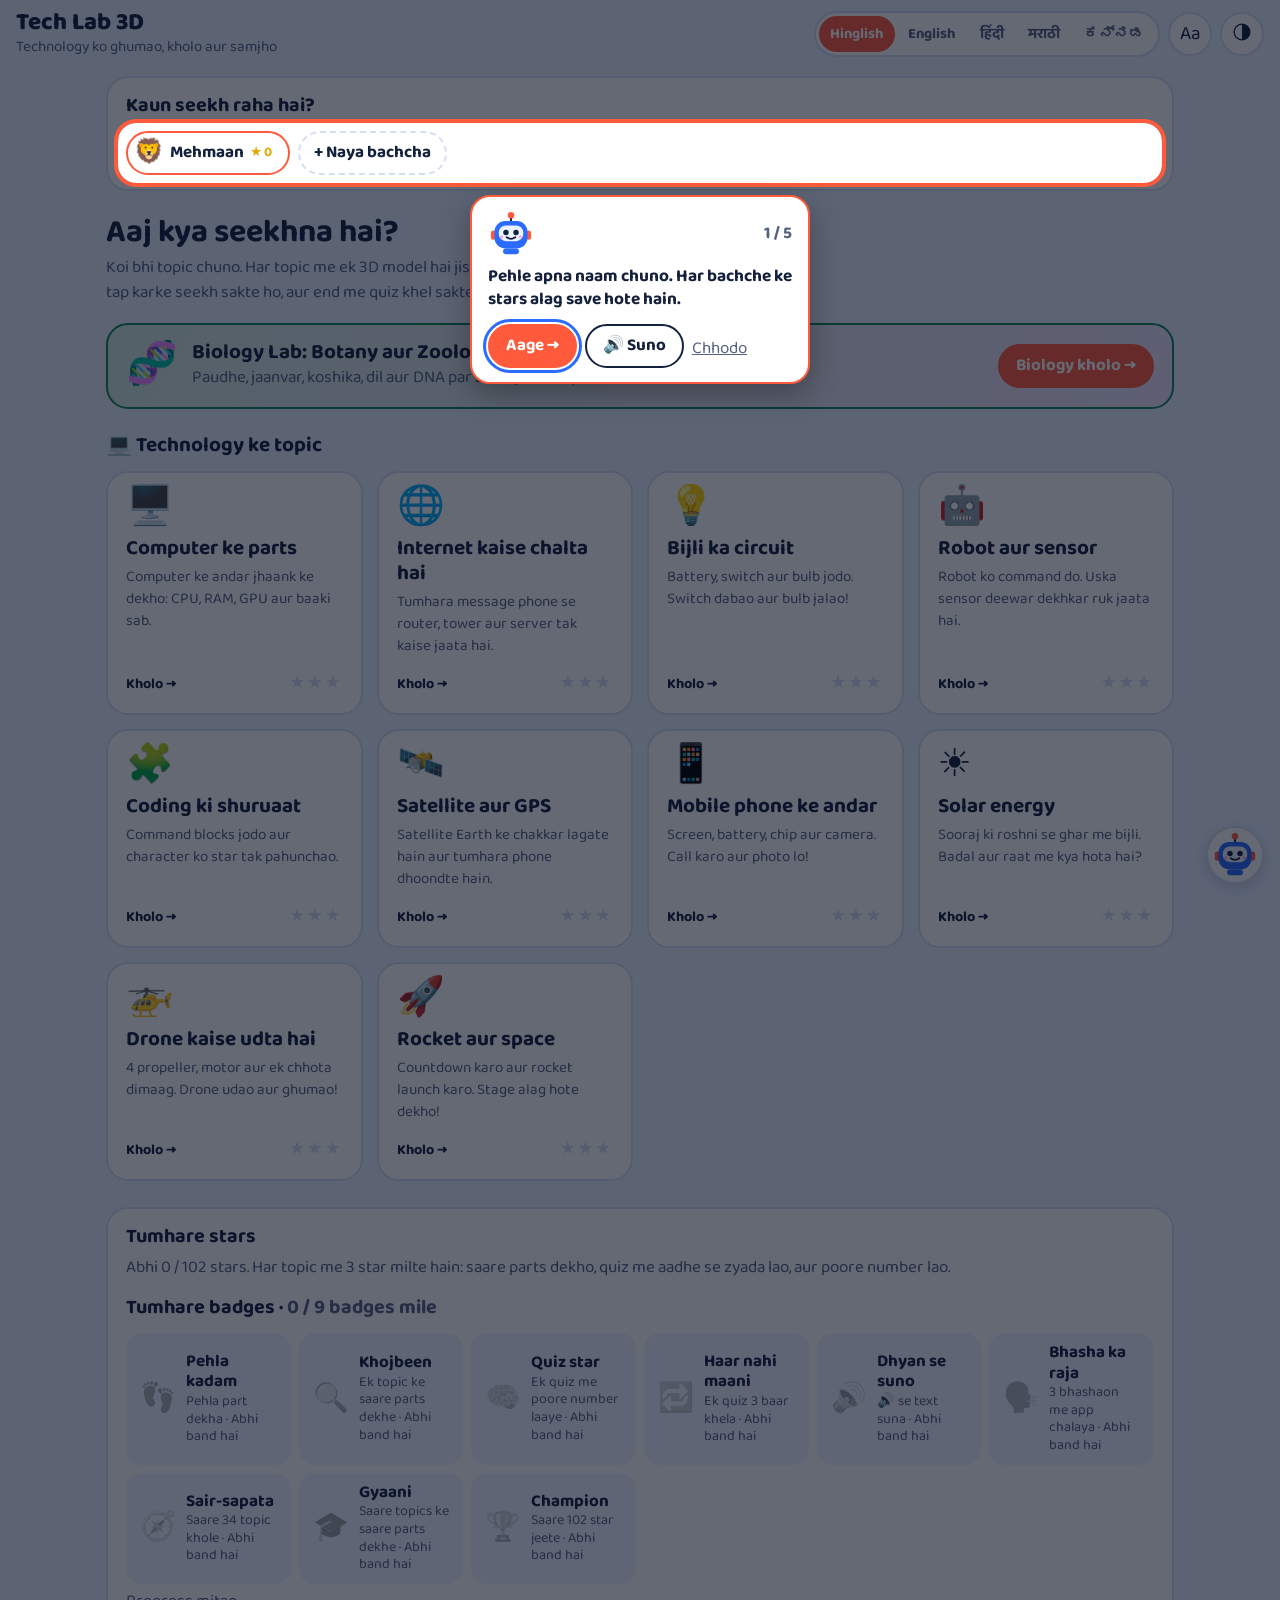
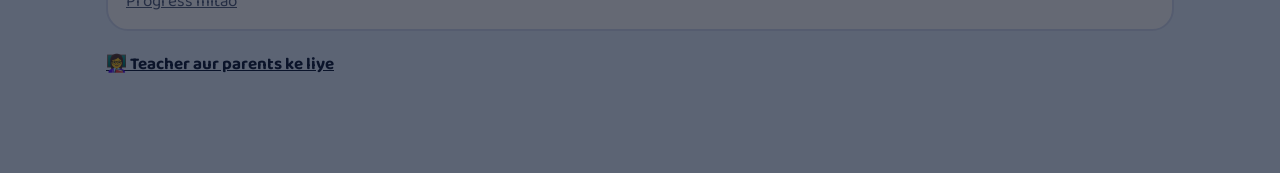
<file: index.html>
<!DOCTYPE html>
<html lang="hi-Latn">
<head>
<meta charset="utf-8">
<meta name="viewport" content="width=device-width, initial-scale=1, viewport-fit=cover">
<title>Tech Lab 3D</title>
<meta name="description" content="3D models se technology aur biology seekho: computer, internet, circuit, robot, coding, GPS, mobile, solar, drone, rocket, paudhe, koshika, dil aur DNA. Hinglish, English, हिंदी, मराठी, ಕನ್ನಡ.">
<meta name="theme-color" content="#ff5a3c">
<link rel="manifest" href="manifest.webmanifest">
<link rel="icon" href="icon.svg" type="image/svg+xml">
<link rel="apple-touch-icon" href="icon.svg">
<link rel="preconnect" href="https://fonts.googleapis.com">
<link rel="preconnect" href="https://fonts.gstatic.com" crossorigin>
<link href="https://fonts.googleapis.com/css2?family=Baloo+2:wght@500;700;800&display=swap" rel="stylesheet">
<link rel="stylesheet" href="css/app.css">
</head>
<body class="home">
<header class="top">
  <div class="left">
    <div>
      <h1>Tech Lab 3D</h1>
      <p data-u="home_sub"></p>
    </div>
  </div>
  <div class="right">
    <div class="langbar" id="langbar"></div>
    <button class="round-btn" id="sizeBtn" aria-pressed="false">Aa</button>
    <button class="round-btn" id="themeBtn">🌗</button>
  </div>
</header>

<main>
  <section class="who" aria-labelledby="whoTitle">
    <h3 id="whoTitle" data-u="who"></h3>
    <div class="kids" id="kids"></div>
    <form class="newkid" id="newkid" hidden>
      <input id="kidName" maxlength="24" autocomplete="off">
      <div>
        <p style="margin:0 0 6px;font-weight:700" data-u="pick_avatar"></p>
        <div class="avatars" id="avatars" role="group"></div>
      </div>
      <div class="row">
        <button type="submit" class="act main" data-u="save"></button>
        <button type="button" class="act" id="cancelKid" data-u="cancel"></button>
      </div>
    </form>
  </section>

  <section class="hero">
    <h2 data-u="home_h2"></h2>
    <p data-u="home_p"></p>
  </section>

  <a class="bio-banner" href="biology.html">
    <span class="emoji" aria-hidden="true">🧬</span>
    <span class="bb-text"><b data-u="bio_card_title"></b><span id="bioDesc"></span></span>
    <span class="act main" data-u="bio_open"></span>
  </a>

  <h3 class="sec-h" data-u="tech_h3"></h3>
  <section class="grid" id="grid" aria-label="Topics"></section>

  <section class="badge-row">
    <h3 data-u="stars_title"></h3>
    <p id="badgeText"></p>
    <h3 style="margin-top:14px"><span data-u="badges_title"></span> · <span id="badgeCount" style="color:var(--muted);font-weight:700"></span></h3>
    <div class="badges" id="badges"></div>
    <button class="link-btn" id="resetBtn" data-u="reset_progress"></button>
  </section>

  <p class="foot"><a href="teacher.html" data-u="teacher_link"></a></p>
</main>

<script src="js/common.js"></script>
<script src="js/bio.js"></script>
<script src="js/fun.js"></script>
<script>
(function () {
  "use strict";
  var grid = document.getElementById("grid");
  var newAvatar = TL.AVATARS[0];

  function renderKids() {
    var kids = document.getElementById("kids");
    var cur = TL.currentProfile();
    kids.innerHTML = "";
    TL.profiles().forEach(function (p) {
      var b = document.createElement("button");
      b.className = "kid";
      b.setAttribute("aria-pressed", String(p.id === cur.id));
      b.innerHTML = '<span class="av" aria-hidden="true">' + p.avatar + "</span>" + TL.esc(TL.profileName(p)) +
        ' <span class="stars" style="font-size:.85rem">★' + TL.totalStars(p) + "</span>";
      b.addEventListener("click", function () { TL.setCurrentProfile(p.id); render(); });
      kids.appendChild(b);
    });
    var add = document.createElement("button");
    add.className = "kid add";
    add.textContent = TL.u("add_child");
    add.addEventListener("click", function () {
      var f = document.getElementById("newkid");
      f.hidden = false;
      document.getElementById("kidName").focus();
    });
    kids.appendChild(add);

    var av = document.getElementById("avatars");
    av.setAttribute("aria-label", TL.u("pick_avatar"));
    av.innerHTML = "";
    TL.AVATARS.forEach(function (a) {
      var b = document.createElement("button");
      b.type = "button";
      b.textContent = a;
      b.setAttribute("aria-pressed", String(a === newAvatar));
      b.addEventListener("click", function () { newAvatar = a; renderKids(); });
      av.appendChild(b);
    });
    var input = document.getElementById("kidName");
    input.placeholder = TL.u("name_ph");
    input.setAttribute("aria-label", TL.u("name_ph"));
  }

  function renderBadges() {
    var pr = TL.currentProfile();
    var html = "";
    TL.BADGES.forEach(function (b) {
      var won = pr.badges.indexOf(b.id) !== -1;
      html += '<div class="badge' + (won ? " won" : "") + '"' + (won ? "" : ' title="' + TL.esc(TL.u("locked")) + '"') + ">" +
        '<span class="be" aria-hidden="true">' + b.emoji + "</span><span><b>" + TL.esc(TL.u("b_" + b.id)) + "</b>" +
        "<small>" + TL.esc(TL.u("d_" + b.id, TL.TOPICS.length, TL.TOPICS.length * 3)) + (won ? "" : " · " + TL.esc(TL.u("locked"))) + "</small></span></div>";
    });
    document.getElementById("badges").innerHTML = html;
    document.getElementById("badgeCount").textContent = TL.u("badges_count", pr.badges.length, TL.BADGES.length);
  }

  function render() {
    Array.prototype.forEach.call(document.querySelectorAll("[data-u]"), function (el) {
      el.textContent = TL.u(el.getAttribute("data-u"));
    });
    TL.checkBadges();
    renderKids();

    var html = "", total = 0;
    TL.TOPICS.forEach(function (t) {
      var s = TL.starsFor(t.id);
      total += s;
      if (t.subject === "bio") return;   /* biology ke cards biology.html par */
      html +=
        '<a class="card" href="topic.html?t=' + t.id + '">' +
          '<span class="emoji" aria-hidden="true">' + t.emoji + "</span>" +
          "<h3>" + TL.esc(TL.pick(t.title)) + "</h3>" +
          "<p>" + TL.esc(TL.pick(t.desc)) + "</p>" +
          '<span class="meta"><span>' + TL.esc(TL.u("open")) + "</span>" +
          '<span class="stars" aria-label="' + s + ' / 3 ★">' + TL.starsHtml(s) + "</span></span>" +
        "</a>";
    });
    grid.innerHTML = html;
    document.getElementById("bioDesc").textContent =
      TL.u("bio_card_desc", TL.TOPICS.filter(function (t) { return t.subject === "bio"; }).length);

    var max = TL.TOPICS.length * 3;
    var msg = total === 0 ? TL.u("stars_zero", max) :
              total === max ? TL.u("stars_all", max) : TL.u("stars_some", total, max);
    document.getElementById("badgeText").textContent = msg;
    renderBadges();
  }

  document.getElementById("newkid").addEventListener("submit", function (e) {
    e.preventDefault();
    var name = document.getElementById("kidName").value.trim();
    if (!name) { document.getElementById("kidName").focus(); return; }
    TL.addProfile(name, newAvatar);
    document.getElementById("kidName").value = "";
    this.hidden = true;
    render();
  });
  document.getElementById("cancelKid").addEventListener("click", function () {
    document.getElementById("newkid").hidden = true;
  });
  document.getElementById("resetBtn").addEventListener("click", function () {
    TL.resetProgress();
    render();
  });
  TL.buildLangBar(document.getElementById("langbar"));
  TL.bindThemeButton(document.getElementById("themeBtn"));
  TL.bindSizeButton(document.getElementById("sizeBtn"));
  TL.onLang(render);
  /* Topic se wapas aane par (back button) sab taaza karo */
  window.addEventListener("pageshow", function () { TL.reloadProfiles(); render(); });
  render();
})();
</script>
</body>
</html>
</file>
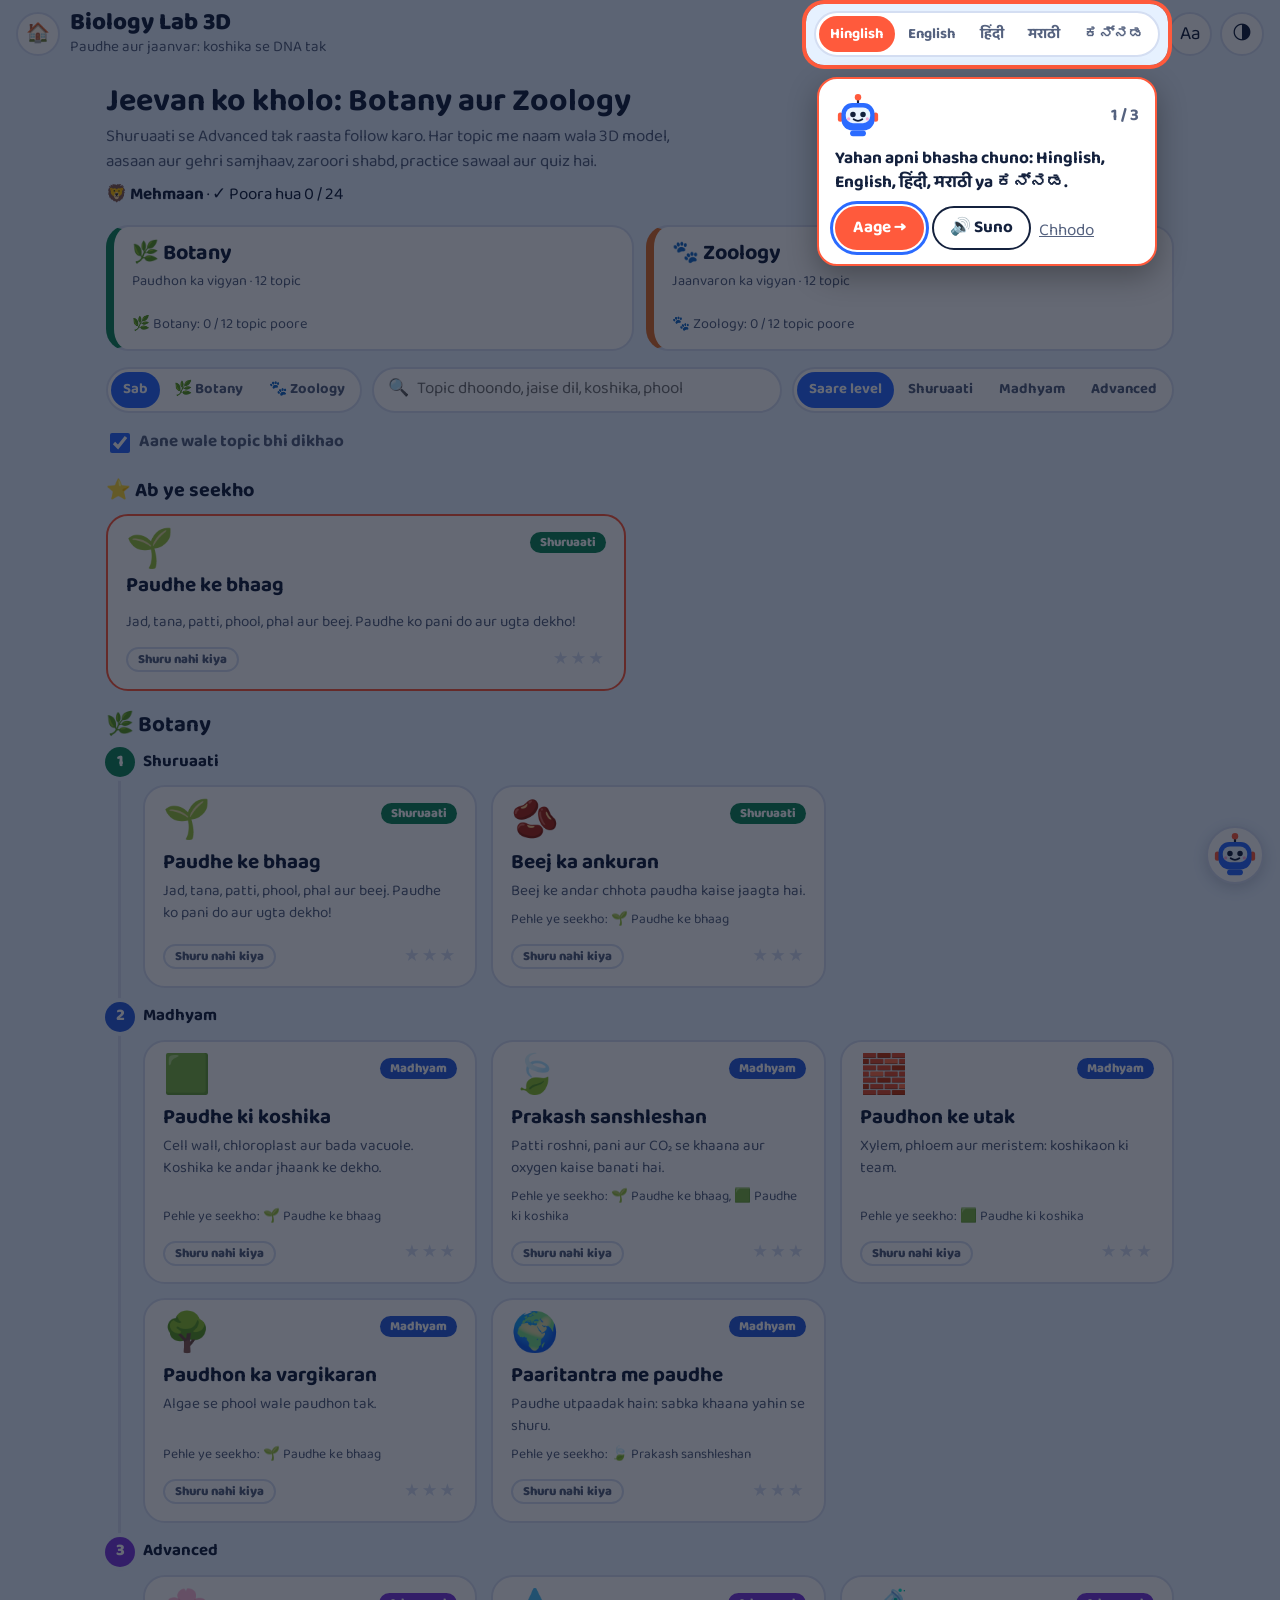
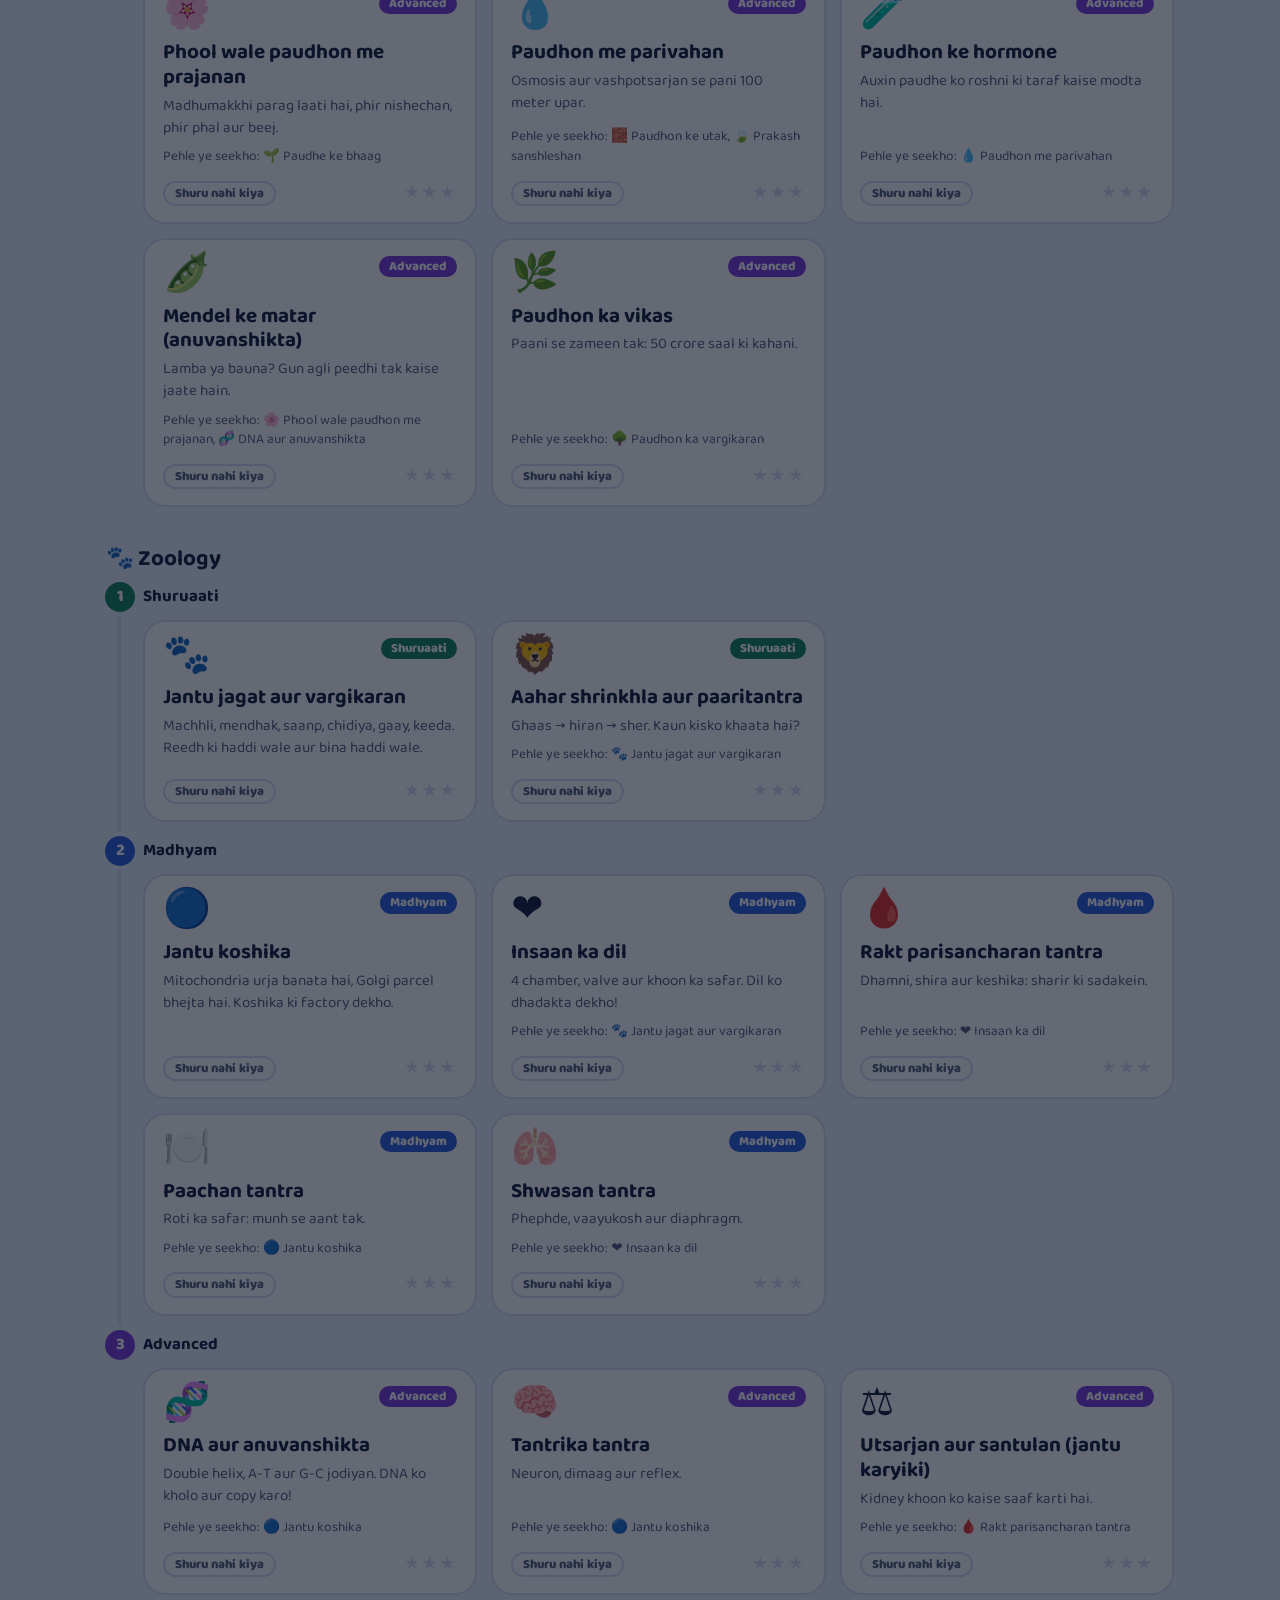
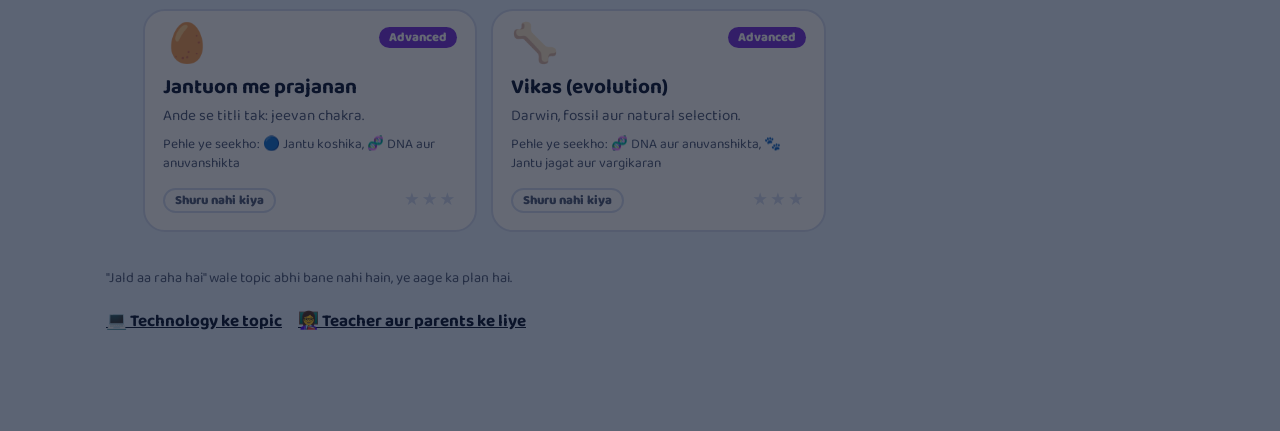
<file: biology.html>
<!DOCTYPE html>
<html lang="hi-Latn">
<head>
<meta charset="utf-8">
<meta name="viewport" content="width=device-width, initial-scale=1, viewport-fit=cover">
<title>Biology Lab 3D</title>
<meta name="description" content="3D models se biology seekho: paudhe ke bhaag, koshika, prakash sanshleshan, phool, jantu jagat, dil aur DNA. English, हिंदी, मराठी, ಕನ್ನಡ.">
<meta name="theme-color" content="#ff5a3c">
<link rel="manifest" href="manifest.webmanifest">
<link rel="icon" href="icon.svg" type="image/svg+xml">
<link rel="apple-touch-icon" href="icon.svg">
<link rel="preconnect" href="https://fonts.googleapis.com">
<link rel="preconnect" href="https://fonts.gstatic.com" crossorigin>
<link href="https://fonts.googleapis.com/css2?family=Baloo+2:wght@500;700;800&display=swap" rel="stylesheet">
<link rel="stylesheet" href="css/app.css">
</head>
<body class="home bio">
<header class="top">
  <div class="left">
    <a class="round-btn" href="index.html" id="homeBtn">🏠</a>
    <div>
      <h1 data-u="bio_title"></h1>
      <p data-u="bio_sub"></p>
    </div>
  </div>
  <div class="right">
    <div class="langbar" id="langbar"></div>
    <button class="round-btn" id="sizeBtn" aria-pressed="false">Aa</button>
    <button class="round-btn" id="themeBtn">🌗</button>
  </div>
</header>

<main>
  <section class="hero">
    <h2 data-u="bio_h2"></h2>
    <p data-u="bio_p"></p>
    <p class="kid-line" id="kidLine"></p>
  </section>

  <section class="branches" id="branches" aria-label="Botany, Zoology"></section>

  <section class="filters" aria-label="Filters">
    <div class="seg" id="branchSeg" role="group"></div>
    <div class="search">
      <span aria-hidden="true">🔍</span>
      <input type="search" id="q" autocomplete="off">
    </div>
    <div class="seg" id="levelSeg" role="group"></div>
    <label class="check"><input type="checkbox" id="planned"> <span data-u="show_planned"></span></label>
  </section>

  <section id="recommend" aria-live="polite"></section>
  <section id="grid" class="path" aria-live="polite"></section>
  <p class="path-note" data-u="path_note"></p>

  <p class="foot">
    <a href="index.html" data-u="tech_h3"></a>
    <a href="teacher.html" data-u="teacher_link"></a>
  </p>
</main>

<script src="js/common.js"></script>
<script src="js/bio.js"></script>
<script src="js/fun.js"></script>
<script>
(function () {
  "use strict";
  var esc = TL.esc;
  var FKEY = "techlab3d.bio.filters";
  var f = { branch: "all", level: 0, planned: true };
  try { var sv = JSON.parse(window.localStorage.getItem(FKEY)); if (sv) f = Object.assign(f, sv); } catch (e) {}
  var qs = new URLSearchParams(location.search).get("b");
  if (qs === "botany" || qs === "zoology") f.branch = qs;
  var query = "";

  function saveF() { try { window.localStorage.setItem(FKEY, JSON.stringify(f)); } catch (e) {} }
  function title(t) { return TL.pick(t.title); }
  function status(t) { return t.ready ? TL.topicStatus(t.id) : "soon"; }
  function preDone(t) {
    return t.pre.every(function (id) { var p = TL.bioById(id); return !p || !p.ready || status(p) === "done"; });
  }

  /* Search: abhi ki bhasha + English + keywords, chhote-bade akshar ka fark nahi */
  function matches(t) {
    if (f.branch !== "all" && t.branch !== f.branch) return false;
    if (f.level && t.level !== f.level) return false;
    if (!t.ready && !f.planned) return false;
    if (!query) return true;
    var hay = [title(t), TL.pick(t.desc), t.title.en, t.desc.en, t.keys].join(" ").toLowerCase();
    return query.split(/\s+/).every(function (w) { return hay.indexOf(w) !== -1; });
  }

  function card(t, extra) {
    var st = status(t);
    var pre = t.pre.map(TL.bioById).filter(Boolean);
    var preHtml = pre.length ? '<p class="pre">' + esc(TL.u("learn_first")) + " " + pre.map(function (p) {
      return p.emoji + " " + esc(title(p)) + (status(p) === "done" ? ' <span class="ok">✓</span>' : "");
    }).join(", ") + "</p>" : "";
    var head = '<span class="card-top"><span class="emoji" aria-hidden="true">' + t.emoji + "</span>" +
      '<span class="lvl lvl' + t.level + '">' + esc(TL.u("lvl_" + t.level)) + "</span></span>" +
      "<h3>" + esc(title(t)) + "</h3><p>" + esc(TL.pick(t.desc)) + "</p>" + preHtml;
    if (!t.ready) {
      return '<div class="card planned' + (extra || "") + '" aria-disabled="true">' + head +
        '<span class="meta"><span class="st st-soon">' + esc(TL.u("coming_soon")) + "</span></span></div>";
    }
    var s = TL.starsFor(t.id);
    return '<a class="card' + (extra || "") + '" href="topic.html?t=' + t.id + '">' + head +
      '<span class="meta"><span class="st st-' + st + '">' + esc(TL.u("st_" + st)) + "</span>" +
      '<span class="stars" aria-label="' + s + ' / 3 ★">' + TL.starsHtml(s) + "</span></span></a>";
  }

  function renderBranches() {
    var html = "";
    ["botany", "zoology"].forEach(function (br) {
      var ready = TL.BIO.filter(function (t) { return t.branch === br && t.ready; });
      var done = ready.filter(function (t) { return status(t) === "done"; }).length;
      var pct = ready.length ? Math.round(done / ready.length * 100) : 0;
      html += '<button class="branch ' + br + '" data-b="' + br + '" aria-pressed="' + (f.branch === br) + '">' +
        "<b>" + esc(TL.u("br_" + br)) + "</b><small>" + esc(TL.u("br_" + br + "_d")) + " · " +
        esc(TL.u("topics_count", TL.BIO.filter(function (t) { return t.branch === br; }).length)) + "</small>" +
        '<span class="bar" role="progressbar" aria-valuemin="0" aria-valuemax="' + ready.length + '" aria-valuenow="' + done + '">' +
        '<span style="width:' + pct + '%"></span></span>' +
        "<small>" + esc(TL.u("branch_progress", TL.u("br_" + br), done, ready.length)) + "</small></button>";
    });
    var el = document.getElementById("branches");
    el.innerHTML = html;
    Array.prototype.forEach.call(el.querySelectorAll(".branch"), function (b) {
      b.addEventListener("click", function () {
        var br = b.getAttribute("data-b");
        f.branch = f.branch === br ? "all" : br;
        saveF(); render();
      });
    });
  }

  function seg(id, items, cur, onPick, label) {
    var el = document.getElementById(id);
    el.setAttribute("aria-label", label);
    el.innerHTML = items.map(function (it) {
      return '<button type="button" data-v="' + it[0] + '" aria-pressed="' + (String(it[0]) === String(cur)) + '">' + esc(it[1]) + "</button>";
    }).join("");
    Array.prototype.forEach.call(el.querySelectorAll("button"), function (b) {
      b.addEventListener("click", function () { onPick(b.getAttribute("data-v")); });
    });
  }

  function renderFilters() {
    seg("branchSeg", [["all", TL.u("br_all")], ["botany", TL.u("br_botany")], ["zoology", TL.u("br_zoology")]], f.branch,
      function (v) { f.branch = v; saveF(); render(); }, TL.u("filter_branch"));
    seg("levelSeg", [[0, TL.u("lvl_all")], [1, TL.u("lvl_1")], [2, TL.u("lvl_2")], [3, TL.u("lvl_3")]], f.level,
      function (v) { f.level = +v; saveF(); render(); }, TL.u("filter_level"));
    var q = document.getElementById("q");
    q.placeholder = TL.u("search_ph");
    q.setAttribute("aria-label", TL.u("search_label"));
    document.getElementById("planned").checked = !!f.planned;
  }

  /* Agla sujhaav: raaste me pehla adhoora topic jiske pehle wale topic poore ho gaye */
  function renderRecommend() {
    var path = TL.bioPath(f.branch === "all" ? null : f.branch).filter(function (t) { return t.ready; });
    var todo = path.filter(function (t) { return status(t) !== "done"; });
    var pick = todo.filter(preDone)[0] || todo[0];
    var el = document.getElementById("recommend");
    if (!path.length) { el.innerHTML = ""; return; }
    el.innerHTML = pick ? "<h3>" + esc(TL.u("recommended")) + '</h3><div class="rec">' + card(pick, " rec-card") + "</div>"
                        : '<p class="all-done">' + esc(TL.u("all_done")) + "</p>";
  }

  function renderPath() {
    var html = "", any = false;
    var branches = f.branch === "all" ? ["botany", "zoology"] : [f.branch];
    branches.forEach(function (br) {
      var bh = "";
      [1, 2, 3].forEach(function (lv) {
        var list = TL.bioPath(br).filter(function (t) { return t.level === lv && matches(t); });
        if (!list.length) return;
        any = true;
        bh += '<div class="lvl-row"><h4><span class="step lvl' + lv + '">' + lv + "</span>" + esc(TL.u("lvl_" + lv)) + "</h4>" +
          '<div class="grid">' + list.map(function (t) { return card(t); }).join("") + "</div></div>";
      });
      if (bh) html += '<section class="branch-path ' + br + '"><h3>' + esc(TL.u("br_" + br)) + "</h3>" + bh + "</section>";
    });
    document.getElementById("grid").innerHTML = any ? html : '<p class="empty">' + esc(TL.u("no_results")) + "</p>";
  }

  function render() {
    Array.prototype.forEach.call(document.querySelectorAll("[data-u]"), function (el) {
      el.textContent = TL.u(el.getAttribute("data-u"));
    });
    var home = document.getElementById("homeBtn");
    home.setAttribute("aria-label", TL.u("home_label"));
    home.title = TL.u("home_label");
    document.title = TL.u("bio_title");
    TL.checkBadges();
    var kid = TL.currentProfile();
    var done = TL.BIO.filter(function (t) { return t.ready && status(t) === "done"; }).length;
    var ready = TL.BIO.filter(function (t) { return t.ready; }).length;
    document.getElementById("kidLine").innerHTML = kid.avatar + " <b>" + esc(TL.profileName(kid)) + "</b> · " +
      esc(TL.u("st_done")) + " " + done + " / " + ready;
    renderBranches();
    renderFilters();
    renderRecommend();
    renderPath();
  }

  document.getElementById("q").addEventListener("input", function (e) {
    query = e.target.value.trim().toLowerCase();
    renderPath();
  });
  document.getElementById("planned").addEventListener("change", function (e) {
    f.planned = e.target.checked; saveF(); renderPath();
  });
  TL.buildLangBar(document.getElementById("langbar"));
  TL.bindThemeButton(document.getElementById("themeBtn"));
  TL.bindSizeButton(document.getElementById("sizeBtn"));
  TL.onLang(render);
  window.addEventListener("pageshow", function () { TL.reloadProfiles(); render(); });
  render();
})();
</script>
</body>
</html>
</file>
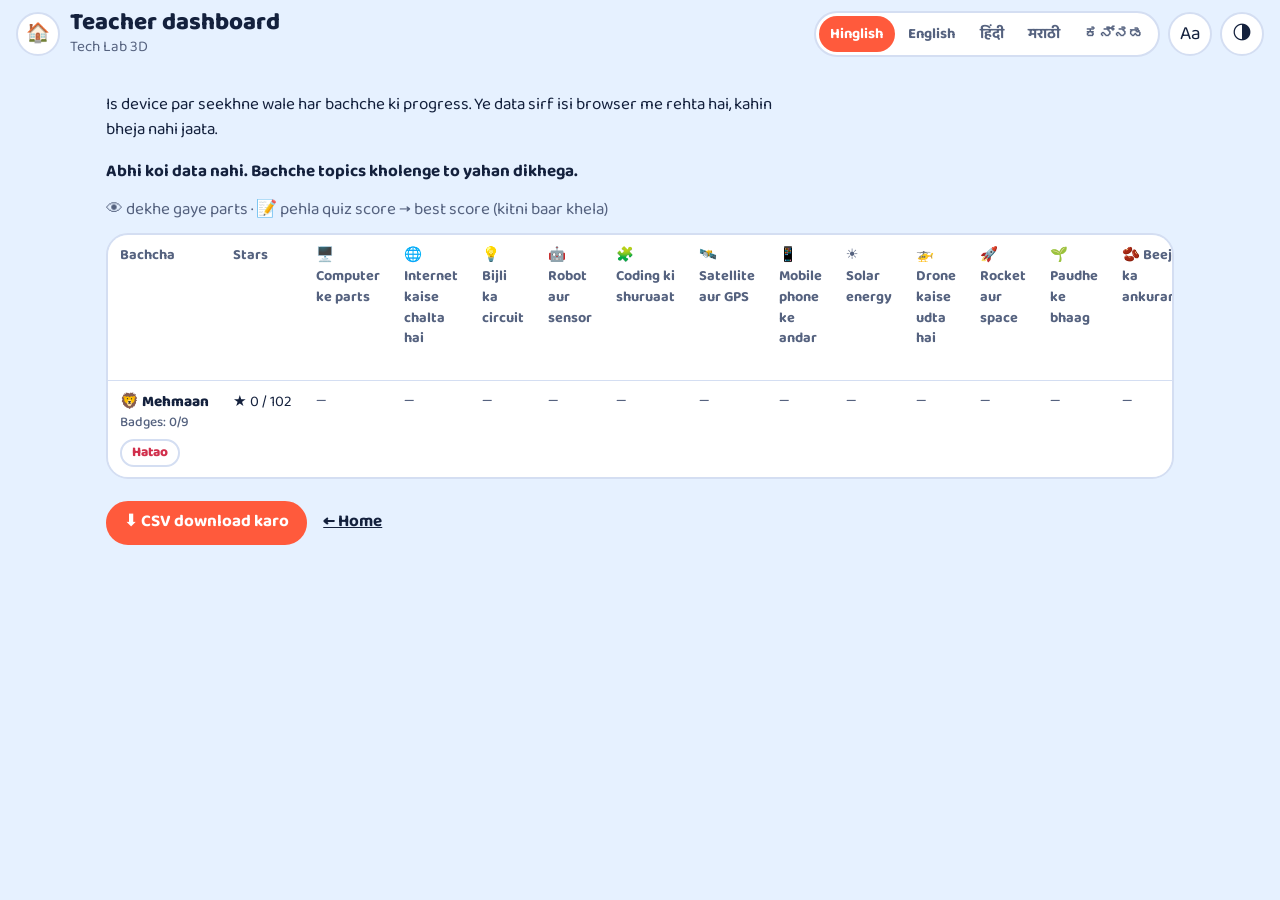
<file: teacher.html>
<!DOCTYPE html>
<html lang="hi-Latn">
<head>
<meta charset="utf-8">
<meta name="viewport" content="width=device-width, initial-scale=1, viewport-fit=cover">
<title>Tech Lab 3D: Teacher</title>
<meta name="theme-color" content="#ff5a3c">
<link rel="manifest" href="manifest.webmanifest">
<link rel="icon" href="icon.svg" type="image/svg+xml">
<link rel="preconnect" href="https://fonts.googleapis.com">
<link rel="preconnect" href="https://fonts.gstatic.com" crossorigin>
<link href="https://fonts.googleapis.com/css2?family=Baloo+2:wght@500;700;800&display=swap" rel="stylesheet">
<link rel="stylesheet" href="css/app.css">
<style>
  .tbl-wrap { overflow-x: auto; background: var(--panel); border: 2px solid var(--line); border-radius: 22px; }
  table { border-collapse: collapse; width: 100%; min-width: 760px; font-size: .95rem; }
  th, td { padding: 10px 12px; text-align: left; border-bottom: 1px solid var(--line); vertical-align: top; }
  th { font-size: .9rem; color: var(--muted); }
  tbody tr:last-child td { border-bottom: none; }
  td.kidcell { font-weight: 800; white-space: nowrap; }
  td .sub { display: block; color: var(--muted); font-weight: 500; font-size: .85rem; }
  .up { color: var(--ok); font-weight: 800; }
  .summary { font-weight: 700; margin: 14px 0; }
  .legend { color: var(--muted); margin: 0 0 10px; }
  .del { font: inherit; font-size: .85rem; cursor: pointer; border: 2px solid var(--line); background: transparent; color: var(--bad); border-radius: 999px; padding: 2px 10px; margin-top: 6px; }
  .del.sure { border-color: var(--bad); background: var(--bad); color: #fff; }
</style>
</head>
<body class="home">
<header class="top">
  <div class="left">
    <a class="round-btn" href="index.html" id="homeBtn">🏠</a>
    <div>
      <h1 data-u="t_title"></h1>
      <p>Tech Lab 3D</p>
    </div>
  </div>
  <div class="right">
    <div class="langbar" id="langbar"></div>
    <button class="round-btn" id="sizeBtn" aria-pressed="false">Aa</button>
    <button class="round-btn" id="themeBtn">🌗</button>
  </div>
</header>

<main>
  <p data-u="t_intro" style="max-width:70ch"></p>
  <p class="summary" id="summary"></p>
  <p class="legend" data-u="t_legend"></p>
  <div class="tbl-wrap"><table id="tbl"></table></div>
  <p class="foot">
    <button class="act main" id="csvBtn" data-u="t_export"></button>
    <a href="index.html" data-u="t_back"></a>
  </p>
</main>

<script src="js/common.js"></script>
<script src="js/bio.js"></script>
<script>
(function () {
  "use strict";
  var armed = null;   // jis bachche ka "Hatao" ek baar dab chuka hai

  function cell(p) {
    if (!p || (!p.seen.length && !p.attempts)) return '<span class="sub">—</span>';
    var html = "👁 " + p.seen.length + "/" + (p.parts || "?");
    if (p.attempts) {
      var up = p.best > p.first;
      html += '<span class="sub">📝 ' + p.first + " → " +
        (up ? '<span class="up">' + p.best + "</span>" : p.best) + " / " + p.total + " (" + p.attempts + "×)</span>";
    }
    return html;
  }

  function render() {
    TL.reloadProfiles();
    Array.prototype.forEach.call(document.querySelectorAll("[data-u]"), function (el) {
      el.textContent = TL.u(el.getAttribute("data-u"));
    });
    var home = document.getElementById("homeBtn");
    home.setAttribute("aria-label", TL.u("home_label"));
    home.title = TL.u("home_label");

    var kids = TL.profiles();
    var head = "<thead><tr><th>" + TL.esc(TL.u("t_child")) + "</th><th>" + TL.esc(TL.u("t_stars")) + "</th>";
    TL.TOPICS.forEach(function (t) { head += '<th title="' + TL.esc(TL.pick(t.title)) + '">' + t.emoji + " " + TL.esc(TL.pick(t.title)) + "</th>"; });
    head += "</tr></thead>";

    var body = "<tbody>", firstSum = 0, bestSum = 0, quizzes = 0, any = false;
    kids.forEach(function (k) {
      var row = '<tr><td class="kidcell">' + k.avatar + " " + TL.esc(TL.profileName(k)) +
        '<span class="sub">' + TL.esc(TL.u("t_badges")) + ": " + k.badges.length + "/" + TL.BADGES.length + "</span>" +
        '<button class="del' + (armed === k.id ? " sure" : "") + '" data-id="' + k.id + '">' +
        TL.esc(TL.u(armed === k.id ? "t_sure" : "t_delete")) + "</button></td>" +
        "<td style=\"white-space:nowrap\">★ " + TL.totalStars(k) + " / " + TL.TOPICS.length * 3 + "</td>";
      TL.TOPICS.forEach(function (t) {
        var p = k.progress[t.id];
        if (p && (p.seen.length || p.attempts)) any = true;
        if (p && p.attempts && p.total) { firstSum += p.first / p.total; bestSum += p.best / p.total; quizzes++; }
        row += "<td>" + cell(p) + "</td>";
      });
      body += row + "</tr>";
    });
    body += "</tbody>";
    document.getElementById("tbl").innerHTML = head + body;
    document.getElementById("summary").textContent = !any ? TL.u("t_none") :
      quizzes ? TL.u("t_summary", Math.round(firstSum / quizzes * 100), Math.round(bestSum / quizzes * 100), quizzes) : "";

    Array.prototype.forEach.call(document.querySelectorAll(".del"), function (b) {
      b.addEventListener("click", function () {
        var id = b.getAttribute("data-id");
        if (armed === id) { TL.deleteProfile(id); armed = null; }
        else armed = id;
        render();
      });
    });
  }

  function csv() {
    var rows = [[TL.u("t_child"), TL.u("t_topic"), TL.u("t_seen"), TL.u("t_first"), TL.u("t_best"), TL.u("t_tries"), TL.u("t_stars")]];
    TL.profiles().forEach(function (k) {
      TL.TOPICS.forEach(function (t) {
        var p = k.progress[t.id];
        if (!p) return;
        rows.push([TL.profileName(k), TL.pick(t.title),
          p.seen.length + "/" + (p.parts || ""),
          p.attempts ? p.first + "/" + p.total : "", p.attempts ? p.best + "/" + p.total : "",
          p.attempts || 0, TL.starsFor(t.id, k)]);
      });
    });
    var text = "﻿" + rows.map(function (r) {
      return r.map(function (v) { return '"' + String(v).replace(/"/g, '""') + '"'; }).join(",");
    }).join("\r\n");
    var a = document.createElement("a");
    a.href = URL.createObjectURL(new Blob([text], { type: "text/csv;charset=utf-8" }));
    a.download = "tech-lab-3d-progress.csv";
    document.body.appendChild(a);
    a.click();
    setTimeout(function () { URL.revokeObjectURL(a.href); a.remove(); }, 500);
  }

  document.getElementById("csvBtn").addEventListener("click", csv);
  TL.buildLangBar(document.getElementById("langbar"));
  TL.bindThemeButton(document.getElementById("themeBtn"));
  TL.bindSizeButton(document.getElementById("sizeBtn"));
  TL.onLang(render);
  window.addEventListener("pageshow", render);
  render();
})();
</script>
</body>
</html>
</file>
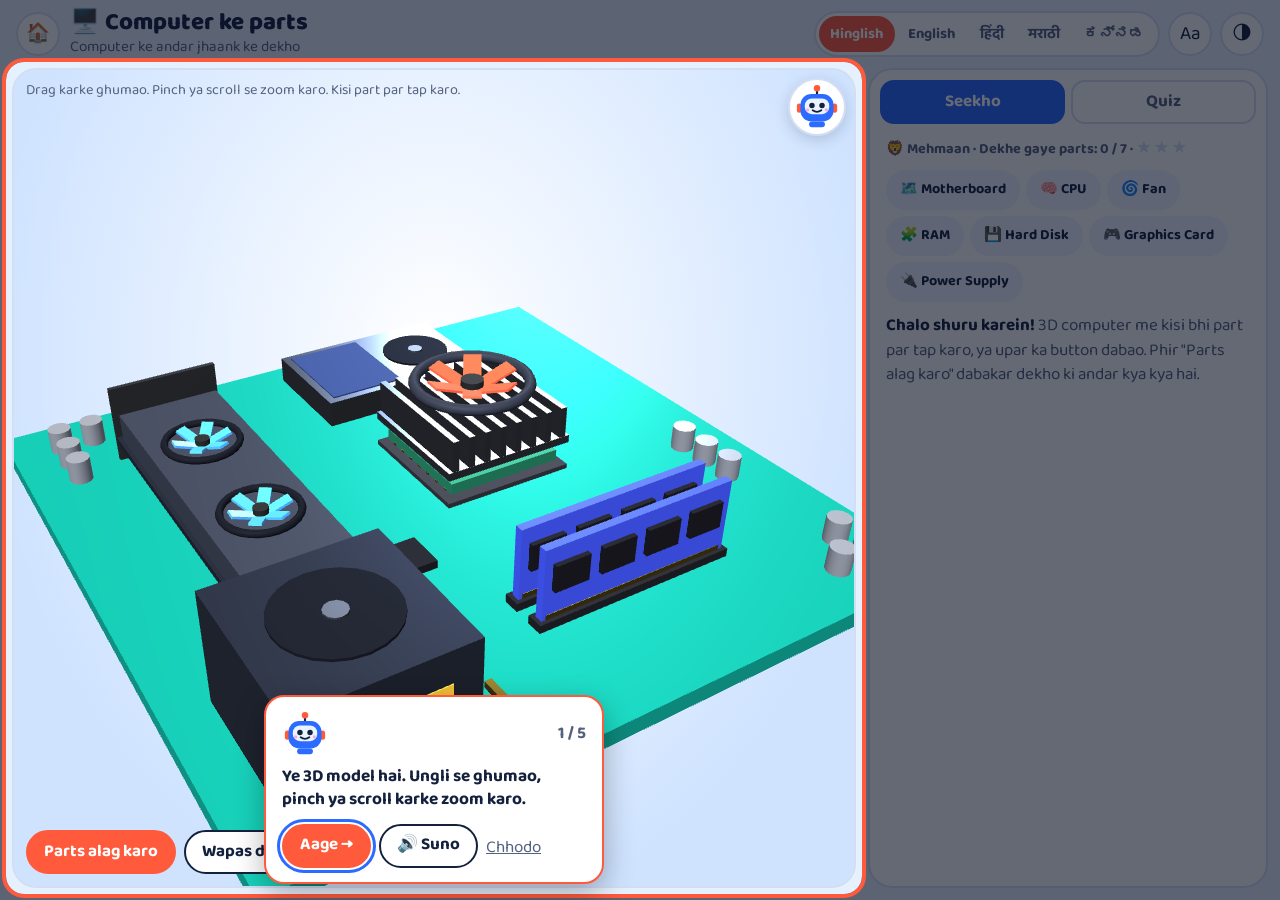
<file: topic.html>
<!DOCTYPE html>
<html lang="hi-Latn">
<head>
<meta charset="utf-8">
<meta name="viewport" content="width=device-width, initial-scale=1, viewport-fit=cover">
<title>Tech Lab 3D</title>
<meta name="theme-color" content="#ff5a3c">
<link rel="manifest" href="manifest.webmanifest">
<link rel="icon" href="icon.svg" type="image/svg+xml">
<link rel="apple-touch-icon" href="icon.svg">
<link rel="preconnect" href="https://fonts.googleapis.com">
<link rel="preconnect" href="https://fonts.gstatic.com" crossorigin>
<link href="https://fonts.googleapis.com/css2?family=Baloo+2:wght@500;700;800&display=swap" rel="stylesheet">
<link rel="stylesheet" href="css/app.css">
</head>
<body class="topic">
<header class="top">
  <div class="left">
    <a class="round-btn" href="index.html" id="homeBtn">🏠</a>
    <div>
      <h1 id="topicTitle">Tech Lab 3D</h1>
      <p id="topicSub"></p>
    </div>
  </div>
  <div class="right">
    <div class="langbar" id="langbar"></div>
    <button class="round-btn" id="sizeBtn" aria-pressed="false">Aa</button>
    <button class="round-btn" id="themeBtn">🌗</button>
  </div>
</header>

<main>
  <section id="stage" aria-label="3D">
    <video id="camVideo" playsinline muted autoplay aria-hidden="true"></video>
    <canvas id="c" tabindex="0"></canvas>
    <div id="hint"></div>
    <div id="status" role="status" aria-live="polite"></div>
    <div id="tip"></div>
    <div id="controls"></div>
    <div id="nogl"></div>
  </section>

  <aside id="panel">
    <div role="tablist">
      <button role="tab" id="tabLearn" aria-selected="true" aria-controls="paneLearn"></button>
      <button role="tab" id="tabRevise" aria-selected="false" aria-controls="paneRevise" hidden></button>
      <button role="tab" id="tabQuiz" aria-selected="false" aria-controls="paneQuiz"></button>
    </div>
    <div class="pane" id="paneLearn" role="tabpanel" aria-labelledby="tabLearn">
      <p class="progress-line" id="progressLine"></p>
      <div id="chips"></div>
      <div id="info" class="info" aria-live="polite"></div>
    </div>
    <div class="pane revise" id="paneRevise" role="tabpanel" aria-labelledby="tabRevise" hidden></div>
    <div class="pane" id="paneQuiz" role="tabpanel" aria-labelledby="tabQuiz" hidden>
      <div id="quizBody"></div>
    </div>
  </aside>
</main>

<!-- AR ke waqt camera ke upar dikhne wala hissa -->
<div id="arOverlay">
  <div id="arTop"><div id="arMsg" role="status"></div><button class="act" id="arExit"></button></div>
  <div id="arBottom"><div id="arInfo" aria-live="polite"></div></div>
</div>

<script src="js/lib/three.min.js"></script>
<script src="js/common.js"></script>
<script src="js/bio.js"></script>
<script src="js/engine.js"></script>
<script src="js/ar.js"></script>
<script src="js/fun.js"></script>
<script>
(function () {
  "use strict";
  var id = new URLSearchParams(location.search).get("t") || "computer";
  var meta = TL.topicById(id);
  if (!meta) { location.replace("index.html"); return; }
  /* Biology topics ko pehle bio-kit.js (cell, molecule, flow jaise saanjhe 3D tukde) chahiye */
  var files = (meta.subject === "bio" ? ["js/bio-kit.js"] : []).concat(["js/topics/" + id + ".js"]);
  function next() {
    var src = files.shift();
    if (!src) return;
    var s = document.createElement("script");
    s.src = src;
    s.onload = next;
    s.onerror = function () { document.getElementById("info").textContent = TL.u("load_fail"); };
    document.body.appendChild(s);
  }
  next();
})();
</script>
</body>
</html>
</file>
<file: css/app.css>
/* Tech Lab 3D: shared styles for the menu and every topic page */
:root {
  --bg: #e6f1ff;
  --stage-a: #ffffff;
  --stage-b: #cfe3ff;
  --panel: #ffffff;
  --ink: #14213d;
  --muted: #55627f;
  --line: #d4def2;
  --accent: #ff5a3c;
  --accent-ink: #ffffff;
  --blue: #2b6bff;
  --ok: #12995f;
  --bad: #d12f4c;
  --chip: #eef4ff;
  --gold: #e0a800;
}
@media (prefers-color-scheme: dark) {
  :root:not([data-theme="light"]) {
    --bg: #0d1630;
    --stage-a: #22345f;
    --stage-b: #0d1630;
    --panel: #16224a;
    --ink: #eaf0ff;
    --muted: #a8b6d9;
    --line: #2a3b6e;
    --accent: #ff7b5c;
    --accent-ink: #1a0d08;
    --blue: #7ea6ff;
    --ok: #3fd69a;
    --bad: #ff7d92;
    --chip: #1f2e5e;
    --gold: #ffd24a;
  }
}
:root[data-theme="dark"] {
  --bg: #0d1630;
  --stage-a: #22345f;
  --stage-b: #0d1630;
  --panel: #16224a;
  --ink: #eaf0ff;
  --muted: #a8b6d9;
  --line: #2a3b6e;
  --accent: #ff7b5c;
  --accent-ink: #1a0d08;
  --blue: #7ea6ff;
  --ok: #3fd69a;
  --bad: #ff7d92;
  --chip: #1f2e5e;
  --gold: #ffd24a;
}

* { box-sizing: border-box; }
html, body { margin: 0; }
body {
  background: var(--bg);
  color: var(--ink);
  font-family: "Baloo 2", system-ui, -apple-system, "Segoe UI", Roboto, sans-serif;
  font-size: 17px;
  line-height: 1.45;
  padding-top: env(safe-area-inset-top, 0px);
  padding-bottom: env(safe-area-inset-bottom, 0px);
}
a { color: inherit; }
button { font: inherit; }
button:focus-visible, a:focus-visible { outline: 3px solid var(--blue); outline-offset: 2px; }

header.top {
  display: flex; align-items: center; justify-content: space-between; gap: 12px;
  padding: 10px 16px;
}
header.top .left { display: flex; align-items: center; gap: 10px; min-width: 0; }
header.top h1 { margin: 0; font-size: clamp(1.15rem, 4.5vw, 1.5rem); font-weight: 800; line-height: 1.1; }
header.top p { margin: 0; color: var(--muted); font-size: .95rem; }
.round-btn {
  border: 2px solid var(--line); background: var(--panel); color: var(--ink);
  border-radius: 999px; width: 44px; height: 44px; font-size: 1.2rem; cursor: pointer;
  display: inline-flex; align-items: center; justify-content: center; text-decoration: none; flex: none;
}

header.top { flex-wrap: wrap; }
header.top .right { display: flex; align-items: center; gap: 8px; }
.langbar {
  display: flex; gap: 2px; padding: 3px; border-radius: 999px;
  background: var(--panel); border: 2px solid var(--line);
}
.lang-btn {
  border: none; background: transparent; color: var(--muted); cursor: pointer;
  font-weight: 700; font-size: .92rem; padding: 4px 11px; border-radius: 999px; min-height: 36px;
}
.lang-btn[aria-pressed="true"] { background: var(--accent); color: var(--accent-ink); }
@media (max-width: 620px) {
  header.top { padding: 8px 12px; gap: 8px; }
  /* Phone: Aa aur theme button title ke saath upar, 5 bhashaon wali patti neeche poori chaudai me */
  header.top .right { display: contents; }
  header.top .left { flex: 1; order: 0; }
  header.top .round-btn { order: 1; }
  .langbar { order: 2; flex: 1 1 100%; justify-content: space-between; }
  .lang-btn { flex: 1; padding: 4px 2px; }
}
.speak-btn {
  border: 2px solid var(--line); background: var(--chip); color: var(--ink); cursor: pointer;
  font-weight: 700; font-size: .9rem; border-radius: 999px; padding: 2px 12px; min-height: 36px;
  margin: 0 0 10px;
}
.speak-btn[aria-pressed="true"] { border-color: var(--accent); }

/* ---------------- Home menu ---------------- */
body.home main { max-width: 1100px; margin: 0 auto; padding: 8px 16px 32px; }
.hero { padding: 8px 0 18px; }
.hero h2 { margin: 0; font-size: 2rem; line-height: 1.15; }
.hero p { margin: 4px 0 0; color: var(--muted); max-width: 60ch; }
.grid { display: grid; gap: 14px; grid-template-columns: repeat(auto-fill, minmax(250px, 1fr)); }
.card {
  display: flex; flex-direction: column; gap: 4px; text-decoration: none;
  background: var(--panel); border: 2px solid var(--line); border-radius: 22px;
  padding: 16px 18px; transition: transform .12s, border-color .12s;
}
.card:hover { transform: translateY(-3px); border-color: var(--accent); }
.card .emoji { font-size: 2.4rem; line-height: 1; }
.card h3 { margin: 6px 0 0; font-size: 1.3rem; line-height: 1.2; }
.card p { margin: 0; color: var(--muted); font-size: .95rem; flex: 1; }
.card .meta { display: flex; justify-content: space-between; align-items: center; margin-top: 10px; font-weight: 700; font-size: .9rem; }
.stars { color: var(--gold); letter-spacing: 2px; font-size: 1.1rem; }
.stars .off { color: var(--line); }
.badge-row { margin-top: 26px; background: var(--panel); border: 2px solid var(--line); border-radius: 22px; padding: 14px 18px; }
.badge-row h3 { margin: 0 0 4px; }
.badge-row p { margin: 0; color: var(--muted); }
.link-btn { background: none; border: none; color: var(--muted); text-decoration: underline; cursor: pointer; padding: 0; margin-top: 6px; }

/* ---------------- Topic page ---------------- */
body.topic { height: 100vh; height: 100dvh; display: flex; flex-direction: column; overflow: hidden; }
body.topic main {
  flex: 1; min-height: 0;
  display: flex; flex-direction: column; gap: 12px;
  padding: 0 12px 12px;
}
@media (min-width: 900px) {
  body.topic main { flex-direction: row; }
  #panel { width: 400px; flex: none; max-height: none !important; }
}
#stage {
  position: relative; flex: 1; min-height: 240px; min-width: 0;
  border-radius: 24px; overflow: hidden; overflow: clip;
  background: radial-gradient(ellipse at 50% 35%, var(--stage-a), var(--stage-b) 75%);
  border: 2px solid var(--line);
}
#stage canvas { display: block; width: 100%; height: 100%; touch-action: none; cursor: grab; }
#stage canvas:active { cursor: grabbing; }
#hint {
  position: absolute; left: 12px; top: 10px; right: 12px;
  font-size: .9rem; color: var(--muted); pointer-events: none;
}
#status {
  position: absolute; left: 50%; top: 40px; transform: translateX(-50%);
  max-width: calc(100% - 24px); text-align: center;
  background: var(--panel); color: var(--ink); border: 2px solid var(--accent);
  padding: 4px 14px; border-radius: 14px; font-weight: 700; font-size: .95rem;
  pointer-events: none; opacity: 0; transition: opacity .2s;
}
#status.show { opacity: 1; }
#tip {
  position: absolute; pointer-events: none; transform: translate(12px, 12px);
  background: var(--ink); color: var(--bg); padding: 3px 10px; border-radius: 10px;
  font-size: .9rem; font-weight: 700; opacity: 0; transition: opacity .12s;
  white-space: nowrap;
}
#controls {
  position: absolute; left: 12px; right: 12px; bottom: 12px;
  display: flex; gap: 8px; flex-wrap: wrap;
}
button.act {
  font-weight: 700; cursor: pointer;
  border: 2px solid var(--ink); background: var(--panel); color: var(--ink);
  padding: 6px 16px; border-radius: 999px; min-height: 44px;
}
/* Phone/tablet (jab panel neeche ho) par buttons 3D ke upar nahi, uske neeche ek patti me */
@media (max-width: 899px) {
  #stage { display: flex; flex-direction: column; }
  #stage canvas { flex: 1; min-height: 0; height: auto; }
  /* ek hi line, side me scroll: lambe (jaise ಕನ್ನಡ) button 3D ko dabaa na dein */
  #controls { position: static; gap: 6px; padding: 6px 8px 8px; flex-wrap: nowrap; overflow-x: auto; scrollbar-width: thin; }
  #controls button.act { flex: none; white-space: nowrap; }
}
@media (max-width: 620px) {
  button.act { padding: 4px 11px; min-height: 40px; font-size: .92rem; }
}
button.act.main { background: var(--accent); color: var(--accent-ink); border-color: var(--accent); }
/* link jo button jaisa dikhe (quiz result: agla topic / doosra topic) */
a.act {
  font-weight: 700; border: 2px solid var(--ink); background: var(--panel); color: var(--ink);
  padding: 6px 16px; border-radius: 999px; min-height: 44px; margin: 4px 2px;
}
a.act.main { background: var(--accent); color: var(--accent-ink); border-color: var(--accent); }
button.act:disabled { opacity: .5; cursor: default; }
#nogl {
  display: none; position: absolute; inset: 0; align-items: center; justify-content: center;
  text-align: center; padding: 24px; font-weight: 700;
}
#panel {
  background: var(--panel); border: 2px solid var(--line); border-radius: 24px;
  display: flex; flex-direction: column; min-height: 0; max-height: 46%;
}
[role="tablist"] { display: flex; gap: 6px; padding: 10px 10px 0; }
[role="tab"] {
  flex: 1; font-weight: 700; cursor: pointer; min-height: 44px;
  border: 2px solid var(--line); background: transparent; color: var(--muted);
  border-radius: 14px;
}
[role="tab"][aria-selected="true"] { background: var(--blue); border-color: var(--blue); color: #fff; }
@media (prefers-color-scheme: dark) { :root:not([data-theme="light"]) [role="tab"][aria-selected="true"] { color: #0d1630; } }
:root[data-theme="dark"] [role="tab"][aria-selected="true"] { color: #0d1630; }
.pane { padding: 12px 16px 16px; overflow-y: auto; min-height: 0; }
.pane[hidden] { display: none; }
#chips { display: flex; flex-wrap: wrap; gap: 6px; margin-bottom: 12px; }
.chip {
  font-size: .9rem; font-weight: 700; cursor: pointer; min-height: 40px;
  border: 2px solid transparent; background: var(--chip); color: var(--ink);
  padding: 2px 12px; border-radius: 999px;
}
.chip[aria-pressed="true"] { border-color: var(--accent); background: var(--panel); }
.chip.seen::after { content: " ✓"; color: var(--ok); }
.info h2 { margin: 0; font-size: 1.6rem; line-height: 1.15; }
.info .tag { margin: 2px 0 10px; color: var(--accent); font-weight: 800; font-size: 1.1rem; }
.info p { margin: 0 0 10px; max-width: 60ch; }
.box { border-radius: 16px; padding: 10px 14px; margin-bottom: 10px; background: var(--chip); }
.box b { display: block; }
.empty { color: var(--muted); }
.empty strong { color: var(--ink); }
.progress-line { color: var(--muted); font-weight: 700; font-size: .9rem; margin: 0 0 8px; }
#qCount { color: var(--muted); font-weight: 700; margin: 0 0 4px; }
#qText { font-size: 1.3rem; font-weight: 800; line-height: 1.25; margin: 0 0 12px; }
.opt {
  display: block; width: 100%; text-align: left; font-weight: 500; cursor: pointer;
  background: var(--chip); color: var(--ink); border: 2px solid var(--line);
  border-radius: 14px; padding: 8px 14px; margin-bottom: 8px; min-height: 44px;
}
.opt.right { border-color: var(--ok); background: color-mix(in srgb, var(--ok) 22%, var(--panel)); }
.opt.wrong { border-color: var(--bad); background: color-mix(in srgb, var(--bad) 20%, var(--panel)); }
.opt:disabled { cursor: default; }
#feedback { margin: 6px 0 12px; font-weight: 500; }
#feedback b { font-weight: 800; }
#result { text-align: center; padding: 8px 0; }
#result .score { font-size: 3rem; font-weight: 800; line-height: 1; color: var(--accent); }
@media (prefers-reduced-motion: reduce) { * { transition: none !important; } }

/* ---------------- Bada text ---------------- */
html.big { font-size: 18px; }
html.big body { font-size: 20px; }
html.big .chip, html.big .lang-btn, html.big button.act { font-size: 1.02rem; }
.round-btn[aria-pressed="true"] { border-color: var(--accent); }

/* ---------------- Toast (badge mila) ---------------- */
#toasts {
  position: fixed; left: 50%; bottom: 20px; transform: translateX(-50%);
  display: flex; flex-direction: column; gap: 8px; align-items: center;
  z-index: 50; pointer-events: none; width: max-content; max-width: calc(100% - 32px);
}
.toast {
  background: var(--ink); color: var(--bg); font-weight: 800;
  padding: 10px 18px; border-radius: 16px; box-shadow: 0 6px 24px rgba(0,0,0,.25);
  animation: toast-in .3s ease-out; transition: opacity .5s, transform .5s;
}
.toast.out { opacity: 0; transform: translateY(10px); }
@keyframes toast-in { from { opacity: 0; transform: translateY(16px); } to { opacity: 1; transform: none; } }

/* ---------------- Profiles (home) ---------------- */
.who { background: var(--panel); border: 2px solid var(--line); border-radius: 22px; padding: 14px 18px; margin-bottom: 16px; }
.who h3 { margin: 0 0 10px; }
.kids { display: flex; flex-wrap: wrap; gap: 8px; }
.kid {
  display: inline-flex; align-items: center; gap: 6px; cursor: pointer;
  border: 2px solid var(--line); background: var(--chip); color: var(--ink);
  border-radius: 999px; padding: 4px 14px 4px 6px; min-height: 44px; font-weight: 700;
}
.kid .av { font-size: 1.5rem; line-height: 1; }
.kid[aria-pressed="true"] { border-color: var(--accent); background: var(--panel); }
.kid.add { padding: 4px 14px; border-style: dashed; background: transparent; }
.newkid { margin-top: 12px; display: grid; gap: 10px; }
.newkid[hidden] { display: none; }
.newkid input {
  font: inherit; padding: 8px 14px; border-radius: 14px; border: 2px solid var(--line);
  background: var(--bg); color: var(--ink); min-height: 44px; max-width: 320px;
}
.avatars { display: flex; flex-wrap: wrap; gap: 6px; }
.avatars button {
  font-size: 1.5rem; width: 46px; height: 46px; border-radius: 14px; cursor: pointer;
  border: 2px solid var(--line); background: var(--chip);
}
.avatars button[aria-pressed="true"] { border-color: var(--accent); background: var(--panel); }
.row { display: flex; gap: 8px; flex-wrap: wrap; }

/* ---------------- Badges (home) ---------------- */
.badges { display: grid; gap: 8px; grid-template-columns: repeat(auto-fill, minmax(150px, 1fr)); margin-top: 10px; }
.badge {
  display: flex; gap: 10px; align-items: center; padding: 8px 12px; border-radius: 16px;
  background: var(--chip); border: 2px solid transparent;
}
.badge .be { font-size: 1.8rem; line-height: 1; }
.badge b { display: block; line-height: 1.2; }
.badge small { color: var(--muted); line-height: 1.25; display: block; }
.badge.won { border-color: var(--gold); background: var(--panel); }
.badge:not(.won) .be { filter: grayscale(1); opacity: .45; }
.foot { margin: 22px 0 0; display: flex; gap: 16px; flex-wrap: wrap; align-items: center; }
.foot a { font-weight: 700; }

/* ---------------- Camera + AR ---------------- */
#camVideo {
  position: absolute; inset: 0; width: 100%; height: 100%; object-fit: cover; display: none;
}
#stage.cam-on { background: #000; }
#stage.cam-on #camVideo { display: block; }
#stage.cam-on #hint { color: #fff; text-shadow: 0 1px 3px #000; }
#stage canvas { position: relative; }
#arOverlay { display: none; }
#arOverlay.on {
  display: flex; flex-direction: column; justify-content: space-between;
  position: fixed; inset: 0; padding: 16px; pointer-events: none; color: #fff;
  font-family: "Baloo 2", system-ui, sans-serif;
}
#arOverlay.on > * { pointer-events: auto; }
#arTop { display: flex; justify-content: space-between; align-items: flex-start; gap: 8px; }
#arMsg { background: rgba(20,33,61,.8); padding: 6px 12px; border-radius: 14px; font-weight: 700; }
#arInfo { background: rgba(20,33,61,.85); padding: 10px 14px; border-radius: 16px; max-width: 520px; }
#arInfo:empty { display: none; }
#arInfo b { font-size: 1.2rem; display: block; }
#arOverlay #controls { position: static; }
#arOverlay #status { position: static; transform: none; margin: 8px auto; }

/* ---------------- Quiz hint ---------------- */
.hint-btn { display: inline-block; margin: 2px 0 6px; font-weight: 700; color: var(--blue); min-height: 36px; }
.hint-btn:disabled { opacity: .45; cursor: default; text-decoration: none; }
.hint-btn[hidden] { display: none; }
.opt.gone { opacity: .35; text-decoration: line-through; }

/* ---------------- Confetti ---------------- */
canvas.confetti { position: fixed; inset: 0; width: 100vw; height: 100vh; pointer-events: none; z-index: 80; }

/* ---------------- Chiku (mascot) ---------------- */
#mascot { position: absolute; top: 8px; right: 8px; z-index: 5; display: flex; flex-direction: column; align-items: flex-end; }
#mascot.floating { position: fixed; top: auto; right: 16px; bottom: calc(16px + env(safe-area-inset-bottom, 0px)); z-index: 40; flex-direction: column-reverse; }
#stage #hint { right: 76px; }
#stage #status { max-width: calc(100% - 150px); }
body.home main { padding-bottom: 96px; }
body.home #toasts { bottom: 96px; }
.mascot-btn {
  width: 58px; height: 58px; padding: 4px; border-radius: 50%; cursor: pointer;
  background: var(--panel); border: 2px solid var(--line); box-shadow: 0 4px 14px rgba(20,33,61,.18);
}
.mascot-btn svg { width: 100%; height: 100%; display: block; }
.mascot-btn[aria-expanded="true"] { border-color: var(--accent); }
.m-eyes { transform-origin: 32px 30px; animation: blink 4.5s infinite; }
.m-ant { animation: glow 2s ease-in-out infinite; }
@keyframes blink { 0%, 92%, 100% { transform: scaleY(1); } 95% { transform: scaleY(.1); } }
@keyframes glow { 50% { opacity: .45; } }
#mascot.talk .mascot-btn { animation: hop .5s ease-out; }
@keyframes hop { 30% { transform: translateY(-8px) rotate(-6deg); } 60% { transform: translateY(0) rotate(4deg); } }
.bubble {
  margin: 8px 0; width: max-content; max-width: min(290px, calc(100vw - 48px));
  background: var(--panel); color: var(--ink); border: 2px solid var(--accent); border-radius: 18px;
  padding: 8px 12px; font-weight: 700; font-size: .95rem; line-height: 1.3;
  box-shadow: 0 6px 20px rgba(20,33,61,.2); animation: toast-in .25s ease-out;
}
.bubble[hidden], .mascot-menu[hidden] { display: none; }
.bubble p { margin: 0; }
.mascot-menu { display: flex; flex-direction: column; gap: 4px; margin-top: 8px; }
.mm-btn {
  text-align: left; cursor: pointer; font-weight: 700; font-size: .9rem; min-height: 38px;
  border: 2px solid var(--line); background: var(--chip); color: var(--ink); border-radius: 12px; padding: 2px 10px;
}
@media (max-width: 620px) {
  #mascot { top: 6px; right: 6px; }
  .mascot-btn { width: 48px; height: 48px; }
  #stage #hint { right: 62px; font-size: .82rem; }
}

/* ---------------- Tour ---------------- */
#tour { position: fixed; inset: 0; z-index: 90; }
#tour .spot {
  position: fixed; border-radius: 18px; pointer-events: none;
  box-shadow: 0 0 0 4px var(--accent), 0 0 0 9999px rgba(8, 14, 32, .62);
  transition: all .3s ease;
}
.tour-card {
  position: fixed; background: var(--panel); color: var(--ink); border-radius: 20px; padding: 14px 16px;
  border: 2px solid var(--accent); box-shadow: 0 10px 30px rgba(0,0,0,.3); transition: top .3s, left .3s;
}
.tc-head { display: flex; align-items: center; justify-content: space-between; }
.tc-face { width: 46px; height: 46px; display: block; }
.tc-face svg { width: 100%; height: 100%; }
.tc-step { color: var(--muted); font-weight: 700; }
.tc-text { margin: 8px 0 12px; font-size: 1.08rem; font-weight: 700; line-height: 1.35; }
.tc-row { align-items: center; }
@media (prefers-reduced-motion: reduce) {
  .m-eyes, .m-ant, #mascot.talk .mascot-btn, .bubble { animation: none; }
}

/* ================================================================
   LEARNING EXTRAS (labels, gehri science, dohrao tab, level): biology aur aage ke topics
================================================================ */
#labels { position: absolute; inset: 0; pointer-events: none; overflow: hidden; z-index: 2; }
#status, #tip { z-index: 4; }
#labels[hidden] { display: none; }
#controls { z-index: 3; }
.lbl {
  position: absolute; left: 0; top: 0; pointer-events: auto; cursor: pointer; white-space: nowrap;
  margin: -12px 0 0 -5px; padding: 0 9px 0 15px; min-height: 24px; line-height: 20px;
  font: inherit; font-size: .78rem; font-weight: 700; color: var(--ink);
  background: color-mix(in srgb, var(--panel) 86%, transparent); border: 2px solid var(--line); border-radius: 999px;
  box-shadow: 0 2px 6px rgba(20,33,61,.15);
}
.lbl::before {
  content: ""; position: absolute; left: 1px; top: 50%; width: 8px; height: 8px; margin-top: -4px;
  border-radius: 50%; background: var(--accent); box-shadow: 0 0 0 2px var(--panel);
}
.lbl.on { border-color: var(--accent); background: var(--panel); z-index: 1; }
html.big .lbl { font-size: .9rem; }
@media (max-width: 620px) { .lbl { font-size: .7rem; min-height: 20px; line-height: 16px; padding: 0 7px 0 13px; margin-top: -10px; } }

details.adv { border: 2px dashed var(--blue); border-radius: 16px; padding: 4px 14px; margin: 0 0 10px; }
details.adv summary { cursor: pointer; font-weight: 800; color: var(--blue); min-height: 34px; padding-top: 4px; }
details.adv p { margin: 4px 0 8px; }

.topic-meta { display: flex; flex-wrap: wrap; gap: 6px 8px; align-items: center; margin: 0 0 10px; font-size: .9rem; }
.topic-meta .pre { color: var(--muted); font-weight: 700; }
.topic-meta .pre a { color: var(--blue); }
.lvl, .st {
  display: inline-block; font-weight: 800; font-size: .8rem; line-height: 1.5; padding: 1px 10px; border-radius: 999px;
  white-space: nowrap;
}
.lvl { color: #fff; }
.lvl1 { background: #12875a; } .lvl2 { background: #2b5fe0; } .lvl3 { background: #7d3ce0; }
.st { border: 2px solid var(--line); color: var(--muted); }
.st-progress { border-color: var(--gold); color: var(--ink); }
.st-done { border-color: var(--ok); color: var(--ok); }
.st-soon { border-style: dashed; }

.revise h3 { margin: 14px 0 6px; font-size: 1.15rem; }
.done-rule { color: var(--muted); font-size: .9rem; margin: 0 0 6px; }
dl.terms { margin: 0; }
dl.terms dt { font-weight: 800; margin-top: 8px; }
dl.terms dd { margin: 0; color: var(--ink); }
ol.practice { margin: 0; padding-left: 22px; }
ol.practice li { margin-bottom: 10px; }
ol.practice p { margin: 0 0 4px; font-weight: 700; }
ol.practice details { background: var(--chip); border-radius: 12px; padding: 2px 12px; }
ol.practice summary { cursor: pointer; color: var(--blue); font-weight: 700; min-height: 34px; padding-top: 4px; }
ol.practice details p { font-weight: 500; margin: 2px 0 8px; }

/* ---------------- Home: biology banner ---------------- */
.bio-banner {
  display: flex; align-items: center; gap: 14px; flex-wrap: wrap; text-decoration: none; margin: 0 0 22px;
  padding: 16px 18px; border-radius: 22px; border: 2px solid #12875a;
  background: linear-gradient(120deg, color-mix(in srgb, #12875a 18%, var(--panel)), color-mix(in srgb, #7d3ce0 14%, var(--panel)));
  transition: transform .12s;
}
.bio-banner:hover { transform: translateY(-3px); }
.bio-banner .emoji { font-size: 2.6rem; line-height: 1; }
.bio-banner .bb-text { flex: 1; min-width: 200px; display: flex; flex-direction: column; }
.bio-banner b { font-size: 1.3rem; line-height: 1.2; }
.bio-banner .bb-text span { color: var(--muted); }
span.act { display: inline-flex; align-items: center; font-weight: 700; border: 2px solid var(--ink); padding: 6px 16px; border-radius: 999px; min-height: 44px; }
span.act.main { background: var(--accent); color: var(--accent-ink); border-color: var(--accent); }
.sec-h { margin: 0 0 10px; font-size: 1.3rem; }

/* ---------------- Biology page ---------------- */
.kid-line { margin: 8px 0 0 !important; color: var(--ink) !important; }
.branches { display: grid; gap: 12px; grid-template-columns: repeat(auto-fit, minmax(260px, 1fr)); margin-bottom: 16px; }
.branch {
  display: flex; flex-direction: column; gap: 4px; text-align: left; cursor: pointer; font: inherit; color: var(--ink);
  background: var(--panel); border: 2px solid var(--line); border-radius: 22px; padding: 14px 18px;
}
.branch b { font-size: 1.35rem; line-height: 1.2; }
.branch small { color: var(--muted); font-size: .9rem; }
.branch.botany { border-left: 8px solid #12875a; }
.branch.zoology { border-left: 8px solid #e0702b; }
.branch[aria-pressed="true"] { border-color: var(--accent); box-shadow: 0 0 0 2px var(--accent) inset; }
.bar { display: block; height: 10px; border-radius: 999px; background: var(--chip); overflow: hidden; margin-top: 4px; }
.bar span { display: block; height: 100%; background: var(--ok); border-radius: 999px; }

.filters { display: flex; flex-wrap: wrap; gap: 10px; align-items: center; margin-bottom: 14px; }
.seg { display: flex; flex-wrap: wrap; gap: 2px; padding: 3px; border-radius: 999px; background: var(--panel); border: 2px solid var(--line); }
.seg button {
  border: none; background: transparent; color: var(--muted); cursor: pointer; font-weight: 700; font-size: .92rem;
  padding: 4px 12px; border-radius: 999px; min-height: 36px;
}
.seg button[aria-pressed="true"] { background: var(--blue); color: #fff; }
@media (prefers-color-scheme: dark) { :root:not([data-theme="light"]) .seg button[aria-pressed="true"] { color: #0d1630; } }
:root[data-theme="dark"] .seg button[aria-pressed="true"] { color: #0d1630; }
.search {
  display: flex; align-items: center; gap: 6px; flex: 1 1 240px; min-width: 0;
  background: var(--panel); border: 2px solid var(--line); border-radius: 999px; padding: 0 14px;
}
.search input { flex: 1; min-width: 0; border: none; background: transparent; color: var(--ink); font: inherit; min-height: 42px; outline: none; }
.search:focus-within { border-color: var(--blue); }
.check { display: inline-flex; align-items: center; gap: 6px; font-weight: 700; color: var(--muted); cursor: pointer; min-height: 40px; }
.check input { width: 20px; height: 20px; accent-color: var(--blue); }
@media (max-width: 620px) { .filters .seg { width: 100%; } .seg button { flex: 1; padding: 4px 6px; } }

#recommend h3 { margin: 0 0 8px; }
#recommend .rec { max-width: 520px; margin-bottom: 18px; }
.rec-card { border-color: var(--accent) !important; }
.all-done { font-weight: 700; color: var(--ok); }
.branch-path { margin-bottom: 22px; }
.branch-path > h3 { font-size: 1.4rem; margin: 0 0 6px; }
.lvl-row { position: relative; padding: 0 0 14px 22px; border-left: 3px solid var(--line); margin-left: 12px; }
.lvl-row:last-child { border-left-color: transparent; }
.lvl-row h4 { display: flex; align-items: center; gap: 8px; margin: 0 0 8px -38px; font-size: 1.05rem; }
.step {
  width: 30px; height: 30px; border-radius: 50%; color: #fff; display: inline-flex; align-items: center; justify-content: center;
  font-weight: 800; box-shadow: 0 0 0 4px var(--bg); flex: none;
}
.card .card-top { display: flex; justify-content: space-between; align-items: flex-start; gap: 8px; }
.card .pre { font-size: .85rem; color: var(--muted); flex: 0; margin-top: 4px; }
.card .pre .ok { color: var(--ok); font-weight: 800; }
.card.planned { opacity: .62; border-style: dashed; cursor: default; }
.card.planned:hover { transform: none; border-color: var(--line); }
.path-note { color: var(--muted); font-size: .9rem; }
</file>
